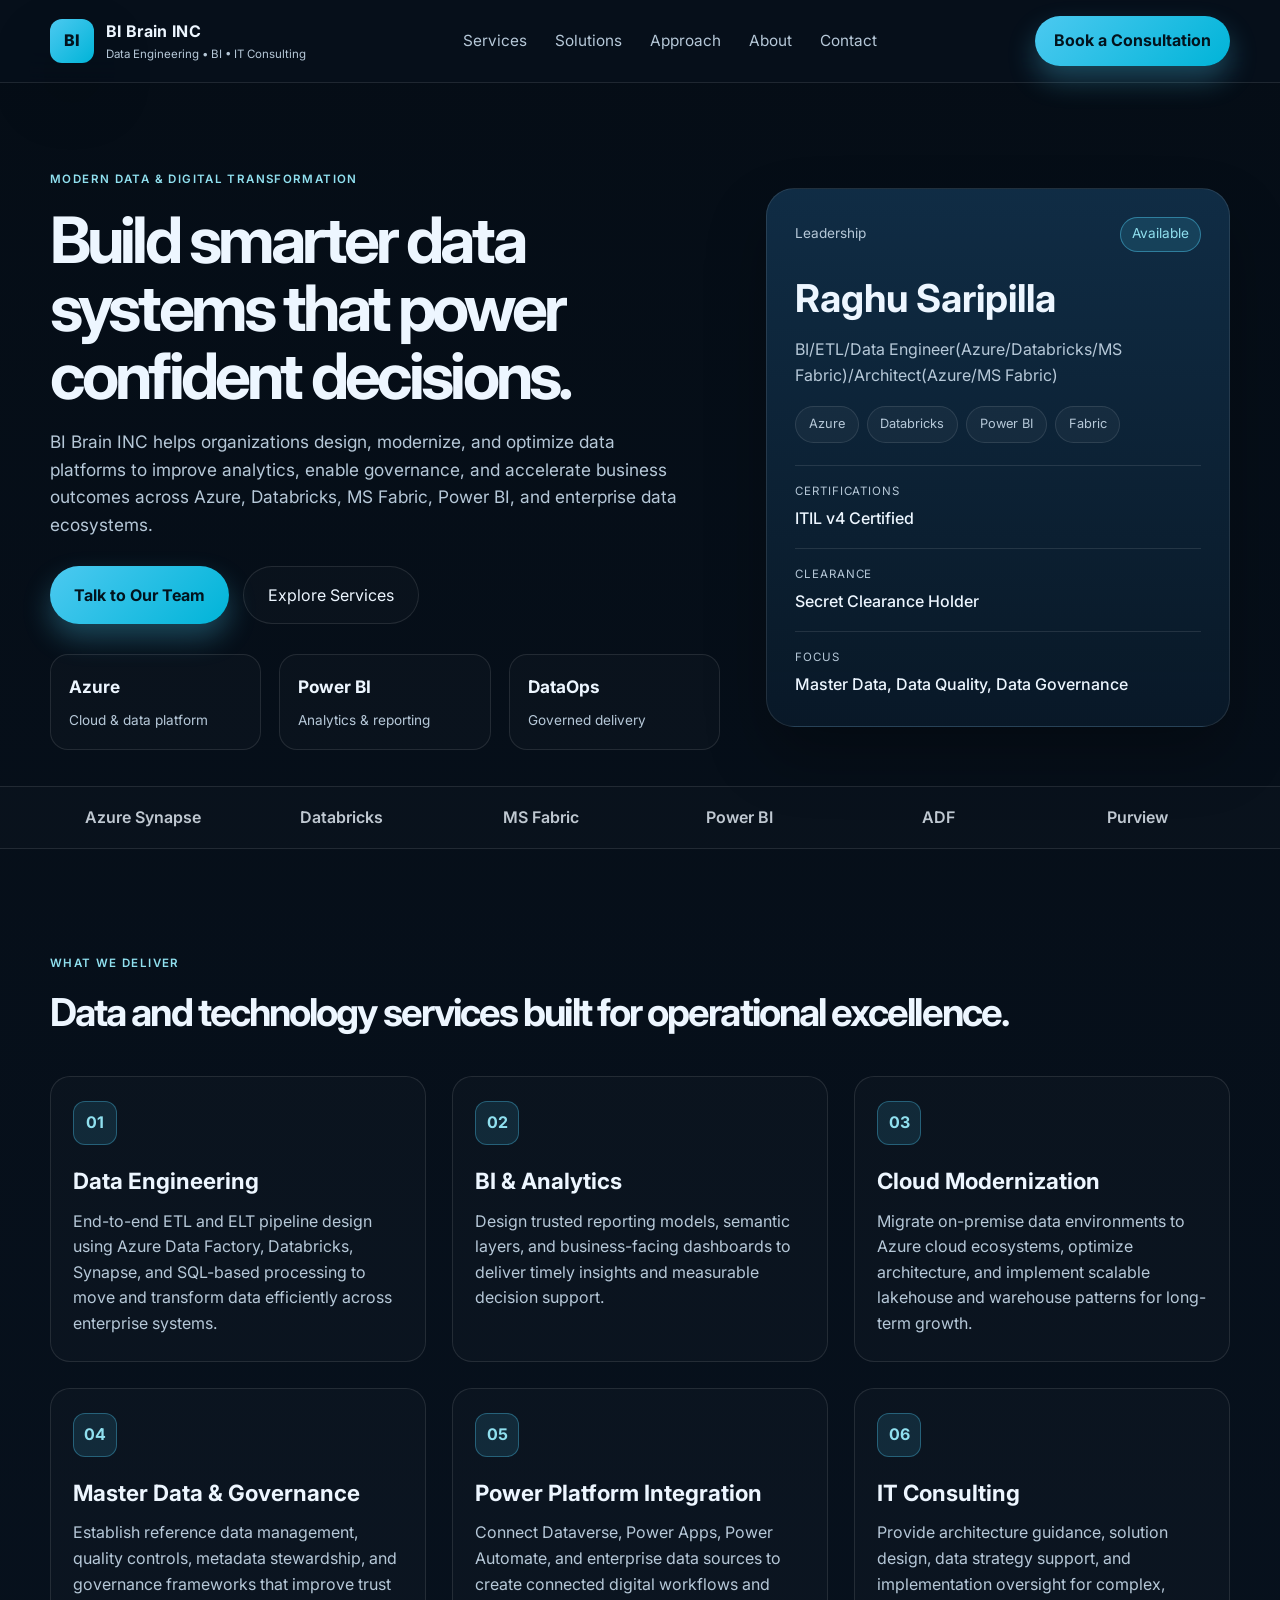
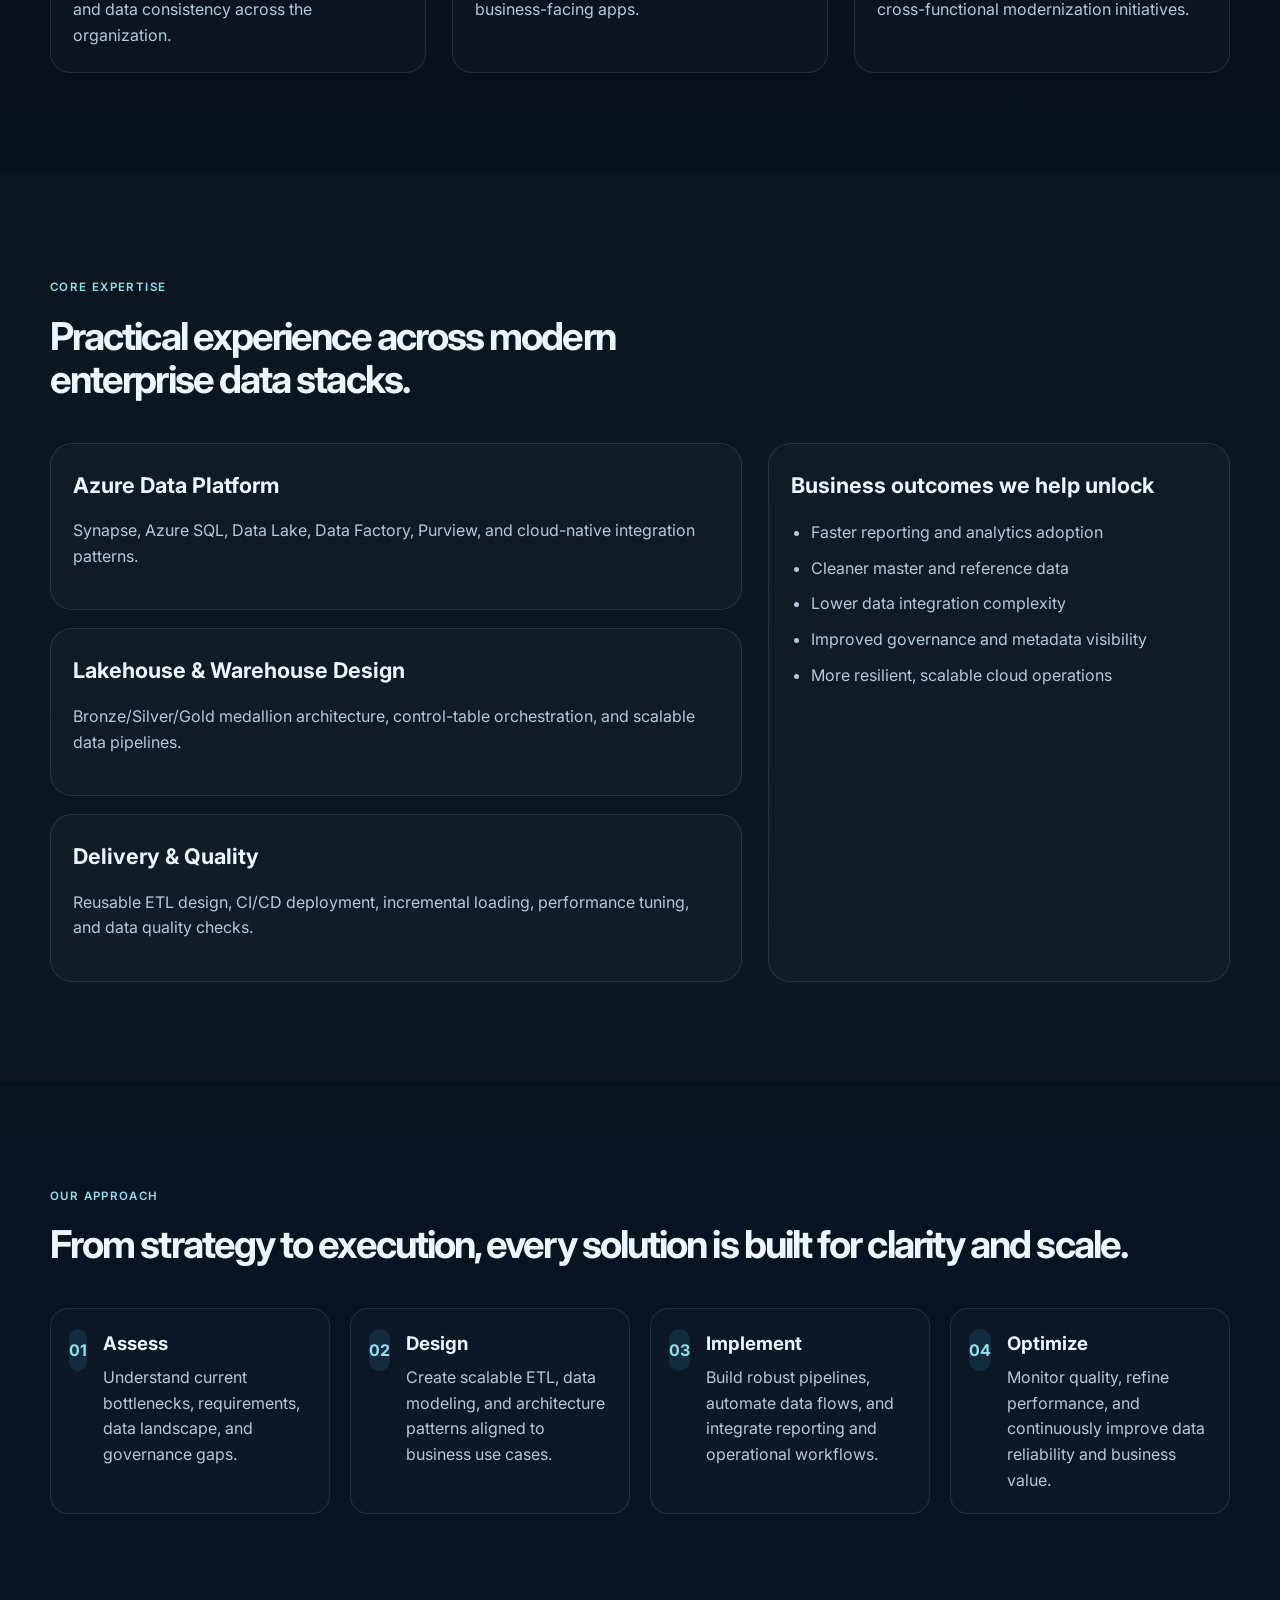
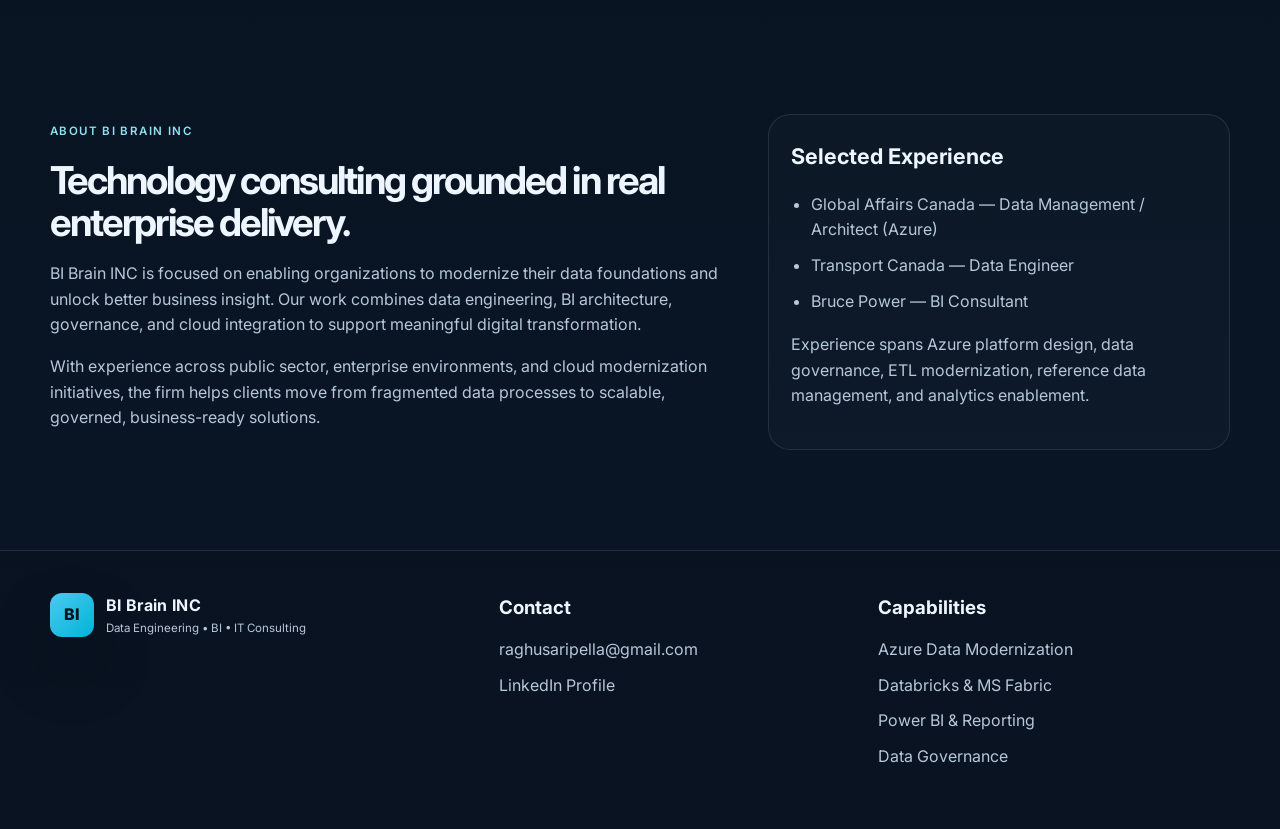
<file: index.html>
<!DOCTYPE html>
<html lang="en">
  <head>
    <meta charset="UTF-8" />
    <meta name="viewport" content="width=device-width, initial-scale=1.0" />
    <title>BI Brain INC | Data Engineering & IT Consulting</title>
    <meta
      name="description"
      content="BI Brain INC delivers data engineering, Azure modernization, BI consulting, and IT services for organizations driving smarter decisions and resilient digital transformation."
    />
    <link rel="preconnect" href="https://fonts.googleapis.com" />
    <link rel="preconnect" href="https://fonts.gstatic.com" crossorigin />
    <link
      href="https://fonts.googleapis.com/css2?family=Inter:wght@400;500;600;700;800&display=swap"
      rel="stylesheet"
    />
    <link rel="stylesheet" href="styles.css" />
  </head>
  <body>
    <header class="site-header">
      <div class="container nav-wrap">
        <div class="brand">
          <div class="brand-mark">BI</div>
          <div>
            <span class="brand-name">BI Brain INC</span>
            <small>Data Engineering • BI • IT Consulting</small>
          </div>
        </div>
        <nav class="main-nav" aria-label="Main navigation">
          <a href="#services">Services</a>
          <a href="#solutions">Solutions</a>
          <a href="#approach">Approach</a>
          <a href="#about">About</a>
          <a href="#contact">Contact</a>
        </nav>
        <a class="nav-button" href="#contact">Book a Consultation</a>
      </div>
    </header>

    <main>
      <section class="hero">
        <div class="container hero-grid">
          <div class="hero-copy">
            <span class="eyebrow">Modern Data & Digital Transformation</span>
            <h1>Build smarter data systems that power confident decisions.</h1>
            <p>
              BI Brain INC helps organizations design, modernize, and optimize data
              platforms to improve analytics, enable governance, and accelerate
              business outcomes across Azure, Databricks, MS Fabric, Power BI, and
              enterprise data ecosystems.
            </p>
            <div class="hero-actions">
              <a class="primary-btn" href="#contact">Talk to Our Team</a>
              <a class="secondary-btn" href="#services">Explore Services</a>
            </div>
            <ul class="hero-metrics" aria-label="Key metrics">
              <li><strong>Azure</strong><span>Cloud & data platform</span></li>
              <li><strong>Power BI</strong><span>Analytics & reporting</span></li>
              <li><strong>DataOps</strong><span>Governed delivery</span></li>
            </ul>
          </div>

          <div class="hero-panel">
            <div class="panel-card">
              <div class="panel-header">
                <span>Leadership</span>
                <span class="status-dot">Available</span>
              </div>
              <h2>Raghu Saripilla</h2>
              <p class="role">
                BI/ETL/Data Engineer(Azure/Databricks/MS Fabric)/Architect(Azure/MS Fabric)
              </p>
              <div class="badge-row">
                <span>Azure</span>
                <span>Databricks</span>
                <span>Power BI</span>
                <span>Fabric</span>
              </div>
              <div class="profile-list">
                <div>
                  <label>Certifications</label>
                  <p>ITIL v4 Certified</p>
                </div>
                <div>
                  <label>Clearance</label>
                  <p>Secret Clearance Holder</p>
                </div>
                <div>
                  <label>Focus</label>
                  <p>Master Data, Data Quality, Data Governance</p>
                </div>
              </div>
            </div>
          </div>
        </div>
      </section>

      <section class="logo-strip">
        <div class="container strip-inner">
          <span>Azure Synapse</span>
          <span>Databricks</span>
          <span>MS Fabric</span>
          <span>Power BI</span>
          <span>ADF</span>
          <span>Purview</span>
        </div>
      </section>

      <section id="services" class="section">
        <div class="container">
          <div class="section-heading">
            <span class="eyebrow">What We Deliver</span>
            <h2>Data and technology services built for operational excellence.</h2>
          </div>

          <div class="card-grid three-up">
            <article class="info-card">
              <div class="icon">01</div>
              <h3>Data Engineering</h3>
              <p>
                End-to-end ETL and ELT pipeline design using Azure Data Factory,
                Databricks, Synapse, and SQL-based processing to move and transform
                data efficiently across enterprise systems.
              </p>
            </article>

            <article class="info-card">
              <div class="icon">02</div>
              <h3>BI & Analytics</h3>
              <p>
                Design trusted reporting models, semantic layers, and business-facing
                dashboards to deliver timely insights and measurable decision support.
              </p>
            </article>

            <article class="info-card">
              <div class="icon">03</div>
              <h3>Cloud Modernization</h3>
              <p>
                Migrate on-premise data environments to Azure cloud ecosystems,
                optimize architecture, and implement scalable lakehouse and warehouse
                patterns for long-term growth.
              </p>
            </article>

            <article class="info-card">
              <div class="icon">04</div>
              <h3>Master Data & Governance</h3>
              <p>
                Establish reference data management, quality controls, metadata
                stewardship, and governance frameworks that improve trust and data
                consistency across the organization.
              </p>
            </article>

            <article class="info-card">
              <div class="icon">05</div>
              <h3>Power Platform Integration</h3>
              <p>
                Connect Dataverse, Power Apps, Power Automate, and enterprise data
                sources to create connected digital workflows and business-facing apps.
              </p>
            </article>

            <article class="info-card">
              <div class="icon">06</div>
              <h3>IT Consulting</h3>
              <p>
                Provide architecture guidance, solution design, data strategy support,
                and implementation oversight for complex, cross-functional modernization
                initiatives.
              </p>
            </article>
          </div>
        </div>
      </section>

      <section id="solutions" class="section alt-bg">
        <div class="container">
          <div class="section-heading narrow">
            <span class="eyebrow">Core Expertise</span>
            <h2>Practical experience across modern enterprise data stacks.</h2>
          </div>

          <div class="split-grid">
            <div class="feature-list">
              <div class="feature-item">
                <h3>Azure Data Platform</h3>
                <p>Synapse, Azure SQL, Data Lake, Data Factory, Purview, and cloud-native integration patterns.</p>
              </div>
              <div class="feature-item">
                <h3>Lakehouse & Warehouse Design</h3>
                <p>Bronze/Silver/Gold medallion architecture, control-table orchestration, and scalable data pipelines.</p>
              </div>
              <div class="feature-item">
                <h3>Delivery & Quality</h3>
                <p>Reusable ETL design, CI/CD deployment, incremental loading, performance tuning, and data quality checks.</p>
              </div>
            </div>

            <div class="feature-panel">
              <h3>Business outcomes we help unlock</h3>
              <ul>
                <li>Faster reporting and analytics adoption</li>
                <li>Cleaner master and reference data</li>
                <li>Lower data integration complexity</li>
                <li>Improved governance and metadata visibility</li>
                <li>More resilient, scalable cloud operations</li>
              </ul>
            </div>
          </div>
        </div>
      </section>

      <section id="approach" class="section">
        <div class="container">
          <div class="section-heading">
            <span class="eyebrow">Our Approach</span>
            <h2>From strategy to execution, every solution is built for clarity and scale.</h2>
          </div>

          <div class="timeline">
            <div class="timeline-item">
              <span>01</span>
              <div>
                <h3>Assess</h3>
                <p>Understand current bottlenecks, requirements, data landscape, and governance gaps.</p>
              </div>
            </div>
            <div class="timeline-item">
              <span>02</span>
              <div>
                <h3>Design</h3>
                <p>Create scalable ETL, data modeling, and architecture patterns aligned to business use cases.</p>
              </div>
            </div>
            <div class="timeline-item">
              <span>03</span>
              <div>
                <h3>Implement</h3>
                <p>Build robust pipelines, automate data flows, and integrate reporting and operational workflows.</p>
              </div>
            </div>
            <div class="timeline-item">
              <span>04</span>
              <div>
                <h3>Optimize</h3>
                <p>Monitor quality, refine performance, and continuously improve data reliability and business value.</p>
              </div>
            </div>
          </div>
        </div>
      </section>

      <section id="about" class="section about-section">
        <div class="container about-grid">
          <div>
            <span class="eyebrow">About BI Brain INC</span>
            <h2>Technology consulting grounded in real enterprise delivery.</h2>
            <p>
              BI Brain INC is focused on enabling organizations to modernize their data foundations and unlock better business insight. Our work combines data engineering, BI architecture, governance, and cloud integration to support meaningful digital transformation.
            </p>
            <p>
              With experience across public sector, enterprise environments, and cloud modernization initiatives, the firm helps clients move from fragmented data processes to scalable, governed, business-ready solutions.
            </p>
          </div>

          <div class="experience-box">
            <h3>Selected Experience</h3>
            <ul>
              <li>Global Affairs Canada — Data Management / Architect (Azure)</li>
              <li>Transport Canada — Data Engineer</li>
              <li>Bruce Power — BI Consultant</li>
            </ul>
            <p class="small-note">
              Experience spans Azure platform design, data governance, ETL modernization, reference data management, and analytics enablement.
            </p>
          </div>
        </div>
      </section>
    </main>

    <footer id="contact" class="site-footer">
      <div class="container footer-grid">
        <div>
          <div class="brand footer-brand">
            <div class="brand-mark">BI</div>
            <div>
              <span class="brand-name">BI Brain INC</span>
              <small>Data Engineering • BI • IT Consulting</small>
            </div>
          </div>
        </div>

        <div>
          <h3>Contact</h3>
          <ul>
            <li><a href="mailto:raghusaripella@gmail.com">raghusaripella@gmail.com</a></li>
            <li><a href="https://www.linkedin.com/in/raghu-saripilla-b091a416" target="_blank" rel="noreferrer">LinkedIn Profile</a></li>
          </ul>
        </div>

        <div>
          <h3>Capabilities</h3>
          <ul>
            <li>Azure Data Modernization</li>
            <li>Databricks & MS Fabric</li>
            <li>Power BI & Reporting</li>
            <li>Data Governance</li>
          </ul>
        </div>
      </div>
    </footer>
  </body>
</html>
</file>
<file: styles.css>
:root {
  --bg: #07111d;
  --bg-soft: #0c1b2b;
  --panel: #0f2237;
  --panel-strong: #102d46;
  --card: rgba(12, 27, 43, 0.9);
  --primary: #4cc9f0;
  --primary-strong: #00b4d8;
  --accent: #90e0ef;
  --text: #edf6ff;
  --muted: #b6c8d8;
  --line: rgba(255, 255, 255, 0.1);
  --shadow: 0 30px 60px rgba(0, 0, 0, 0.26);
}

* {
  box-sizing: border-box;
}

html {
  scroll-behavior: smooth;
}

body {
  margin: 0;
  font-family: "Inter", sans-serif;
  background: linear-gradient(180deg, #050d16 0%, #0a1626 100%);
  color: var(--text);
  line-height: 1.6;
}

a {
  color: inherit;
  text-decoration: none;
}

img {
  max-width: 100%;
}

.container {
  width: min(1180px, calc(100% - 32px));
  margin: 0 auto;
}

.site-header {
  position: sticky;
  top: 0;
  z-index: 20;
  backdrop-filter: blur(18px);
  background: rgba(7, 17, 29, 0.75);
  border-bottom: 1px solid var(--line);
}

.nav-wrap {
  display: flex;
  align-items: center;
  justify-content: space-between;
  gap: 16px;
  min-height: 82px;
}

.brand {
  display: flex;
  align-items: center;
  gap: 12px;
}

.brand-mark {
  width: 44px;
  height: 44px;
  display: grid;
  place-items: center;
  border-radius: 12px;
  background: linear-gradient(135deg, var(--primary), var(--primary-strong));
  color: #02131d;
  font-weight: 800;
  box-shadow: var(--shadow);
}

.brand-name {
  display: block;
  font-weight: 700;
  letter-spacing: 0.02em;
}

.brand small {
  display: block;
  color: var(--muted);
  font-size: 0.72rem;
}

.main-nav {
  display: flex;
  align-items: center;
  gap: 28px;
  color: var(--muted);
  font-size: 0.96rem;
}

.main-nav a:hover,
.main-nav a:focus-visible {
  color: var(--text);
}

.nav-button,
.primary-btn,
.secondary-btn {
  display: inline-flex;
  align-items: center;
  justify-content: center;
  border-radius: 999px;
  transition: transform 0.2s ease, box-shadow 0.2s ease;
}

.nav-button,
.primary-btn {
  background: linear-gradient(135deg, var(--primary), var(--primary-strong));
  color: #02131d;
  font-weight: 700;
  box-shadow: 0 14px 28px rgba(76, 201, 240, 0.3);
}

.nav-button {
  padding: 0.78rem 1.2rem;
}

.primary-btn {
  padding: 0.95rem 1.5rem;
}

.secondary-btn {
  padding: 0.95rem 1.5rem;
  border: 1px solid var(--line);
  background: rgba(255, 255, 255, 0.02);
  color: var(--text);
}

.nav-button:hover,
.primary-btn:hover,
.secondary-btn:hover {
  transform: translateY(-2px);
}

.hero {
  padding: 82px 0 36px;
}

.hero-grid {
  display: grid;
  grid-template-columns: 1.3fr 0.9fr;
  align-items: center;
  gap: 46px;
}

.eyebrow {
  display: inline-block;
  margin-bottom: 18px;
  color: var(--accent);
  font-weight: 600;
  letter-spacing: 0.12em;
  text-transform: uppercase;
  font-size: 0.72rem;
}

.hero-copy h1 {
  margin: 0 0 18px;
  font-size: clamp(2.5rem, 5vw, 4.5rem);
  line-height: 1.06;
  letter-spacing: -0.06em;
}

.hero-copy p {
  margin: 0;
  max-width: 640px;
  color: var(--muted);
  font-size: 1.08rem;
}

.hero-actions {
  display: flex;
  flex-wrap: wrap;
  gap: 14px;
  margin-top: 28px;
}

.hero-metrics {
  list-style: none;
  padding: 0;
  margin: 30px 0 0;
  display: grid;
  grid-template-columns: repeat(3, minmax(0, 1fr));
  gap: 18px;
}

.hero-metrics li {
  background: rgba(255, 255, 255, 0.02);
  border: 1px solid var(--line);
  border-radius: 18px;
  padding: 18px 18px 16px;
}

.hero-metrics strong {
  display: block;
  font-size: 1.08rem;
  margin-bottom: 6px;
}

.hero-metrics span {
  color: var(--muted);
  font-size: 0.85rem;
}

.hero-panel {
  display: flex;
  justify-content: center;
}

.panel-card {
  width: min(100%, 480px);
  background: linear-gradient(180deg, rgba(16, 45, 70, 0.98), rgba(9, 25, 40, 0.96));
  border: 1px solid var(--line);
  border-radius: 28px;
  padding: 28px;
  box-shadow: var(--shadow);
}

.panel-header {
  display: flex;
  justify-content: space-between;
  align-items: center;
  color: var(--muted);
  font-size: 0.85rem;
}

.status-dot {
  padding: 0.35rem 0.7rem;
  background: rgba(76, 201, 240, 0.14);
  border: 1px solid rgba(76, 201, 240, 0.45);
  color: var(--accent);
  border-radius: 999px;
}

.panel-card h2 {
  margin: 16px 0 8px;
  font-size: clamp(1.8rem, 3vw, 2.5rem);
}

.role {
  margin: 0;
  color: var(--muted);
  font-size: 1rem;
}

.badge-row {
  display: flex;
  flex-wrap: wrap;
  gap: 8px;
  margin-top: 18px;
}

.badge-row span {
  background: rgba(255, 255, 255, 0.04);
  border: 1px solid var(--line);
  border-radius: 999px;
  padding: 0.45rem 0.8rem;
  font-size: 0.8rem;
  color: var(--muted);
}

.profile-list {
  margin-top: 22px;
  display: grid;
  gap: 16px;
}

.profile-list div {
  padding-top: 16px;
  border-top: 1px solid var(--line);
}

.profile-list label {
  display: block;
  font-size: 0.72rem;
  letter-spacing: 0.08em;
  text-transform: uppercase;
  color: var(--muted);
}

.profile-list p {
  margin: 6px 0 0;
  color: var(--text);
  font-weight: 500;
}

.logo-strip {
  border-top: 1px solid var(--line);
  border-bottom: 1px solid var(--line);
  background: rgba(255, 255, 255, 0.01);
}

.strip-inner {
  display: grid;
  grid-template-columns: repeat(6, minmax(0, 1fr));
  align-items: center;
  text-align: center;
  gap: 14px;
  padding: 18px 0;
  color: rgba(237, 246, 255, 0.8);
  font-weight: 600;
}

.section {
  padding: 100px 0;
}

.alt-bg {
  background: rgba(255, 255, 255, 0.02);
}

.section-heading {
  margin-bottom: 42px;
}

.section-heading.narrow {
  max-width: 700px;
}

.section-heading h2 {
  margin: 0;
  font-size: clamp(2rem, 3vw, 3rem);
  line-height: 1.12;
  letter-spacing: -0.05em;
}

.card-grid {
  display: grid;
  gap: 26px;
}

.three-up {
  grid-template-columns: repeat(3, minmax(0, 1fr));
}

.info-card {
  background: rgba(255, 255, 255, 0.02);
  border: 1px solid var(--line);
  border-radius: 20px;
  padding: 24px 22px;
}

.icon {
  width: 44px;
  height: 44px;
  display: grid;
  place-items: center;
  border-radius: 12px;
  margin-bottom: 18px;
  background: rgba(76, 201, 240, 0.12);
  border: 1px solid rgba(76, 201, 240, 0.35);
  color: var(--accent);
  font-weight: 700;
}

.info-card h3 {
  margin: 0 0 10px;
  font-size: 1.4rem;
}

.info-card p {
  margin: 0;
  color: var(--muted);
}

.split-grid {
  display: grid;
  grid-template-columns: 1.2fr 0.8fr;
  gap: 26px;
  align-items: stretch;
}

.feature-list {
  display: grid;
  gap: 18px;
}

.feature-item,
.feature-panel,
.experience-box {
  background: rgba(255, 255, 255, 0.02);
  border: 1px solid var(--line);
  border-radius: 22px;
  padding: 24px 22px;
}

.feature-item h3,
.feature-panel h3,
.experience-box h3 {
  margin-top: 0;
  margin-bottom: 10px;
  font-size: 1.35rem;
}

.feature-item p,
.feature-panel li,
.experience-box p,
.experience-box li,
.about-section p {
  color: var(--muted);
}

.feature-panel ul,
.experience-box ul {
  margin: 18px 0 0;
  padding-left: 20px;
  display: grid;
  gap: 10px;
}

.timeline {
  display: grid;
  grid-template-columns: repeat(4, minmax(0, 1fr));
  gap: 20px;
}

.timeline-item {
  display: flex;
  align-items: flex-start;
  gap: 16px;
  background: rgba(255, 255, 255, 0.02);
  border: 1px solid var(--line);
  border-radius: 18px;
  padding: 20px 18px;
}

.timeline-item span {
  width: 42px;
  height: 42px;
  display: grid;
  place-items: center;
  border-radius: 12px;
  background: rgba(76, 201, 240, 0.12);
  color: var(--accent);
  font-weight: 700;
}

.timeline-item h3 {
  margin: 0 0 6px;
}

.timeline-item p {
  margin: 0;
  color: var(--muted);
}

.about-grid {
  display: grid;
  grid-template-columns: 1.2fr 0.8fr;
  gap: 26px;
  align-items: center;
}

.about-section h2 {
  margin: 0 0 18px;
  font-size: clamp(2rem, 3vw, 3rem);
  line-height: 1.1;
  letter-spacing: -0.05em;
}

.small-note {
  margin-top: 18px;
}

.site-footer {
  border-top: 1px solid var(--line);
  padding: 42px 0 60px;
  background: rgba(0, 0, 0, 0.12);
}

.footer-grid {
  display: grid;
  grid-template-columns: 1.2fr 1fr 1fr;
  gap: 26px;
}

.footer-brand {
  margin-bottom: 16px;
}

.site-footer h3 {
  margin-top: 0;
  margin-bottom: 14px;
}

.site-footer ul {
  list-style: none;
  margin: 0;
  padding: 0;
  display: grid;
  gap: 10px;
  color: var(--muted);
}

.site-footer a {
  color: var(--muted);
}

.site-footer a:hover {
  color: var(--text);
}

@media (max-width: 980px) {
  .main-nav {
    display: none;
  }

  .hero-grid,
  .split-grid,
  .about-grid,
  .footer-grid,
  .three-up,
  .timeline {
    grid-template-columns: 1fr;
  }

  .strip-inner {
    grid-template-columns: repeat(3, minmax(0, 1fr));
  }
}

@media (max-width: 720px) {
  .hero {
    padding-top: 52px;
  }

  .hero-metrics {
    grid-template-columns: 1fr;
  }

  .strip-inner {
    grid-template-columns: repeat(2, minmax(0, 1fr));
  }

  .nav-wrap {
    min-height: 72px;
  }

  .nav-button {
    display: none;
  }

  .section {
    padding: 80px 0;
  }
}
</file>
